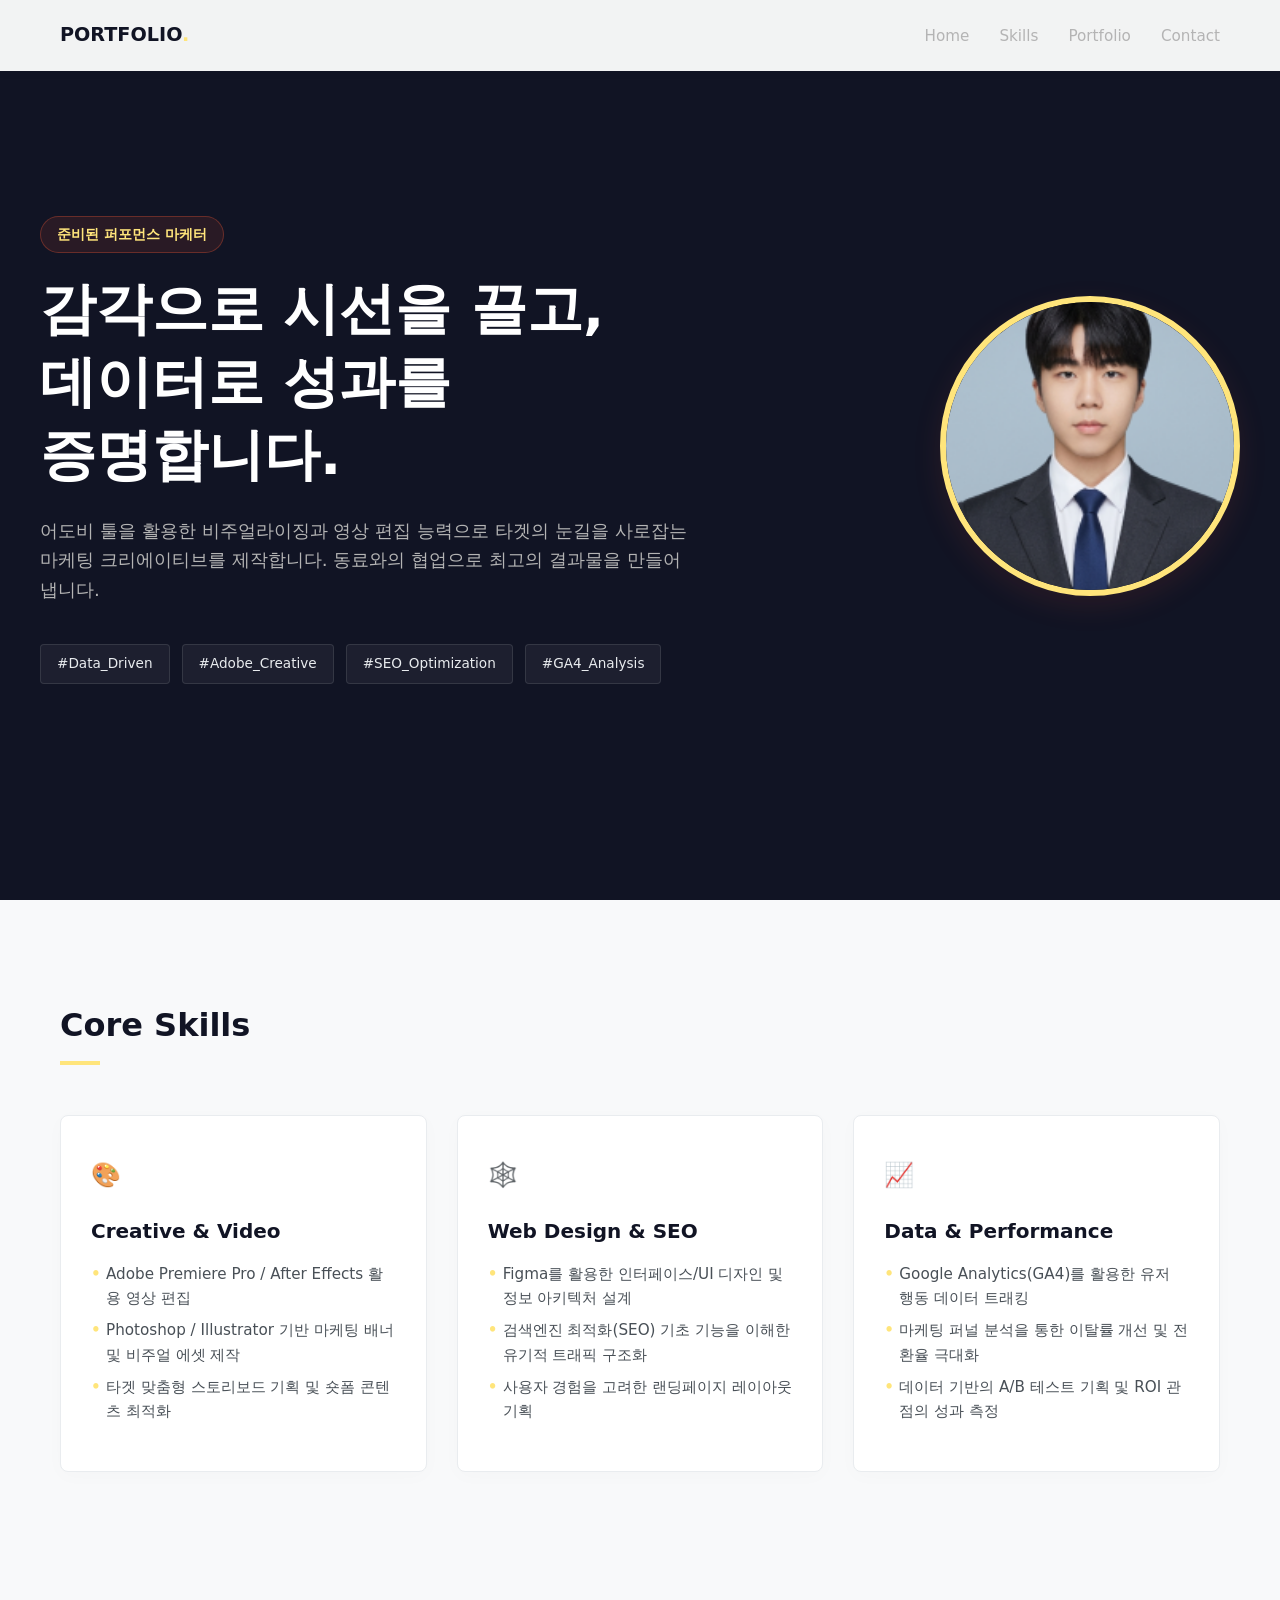
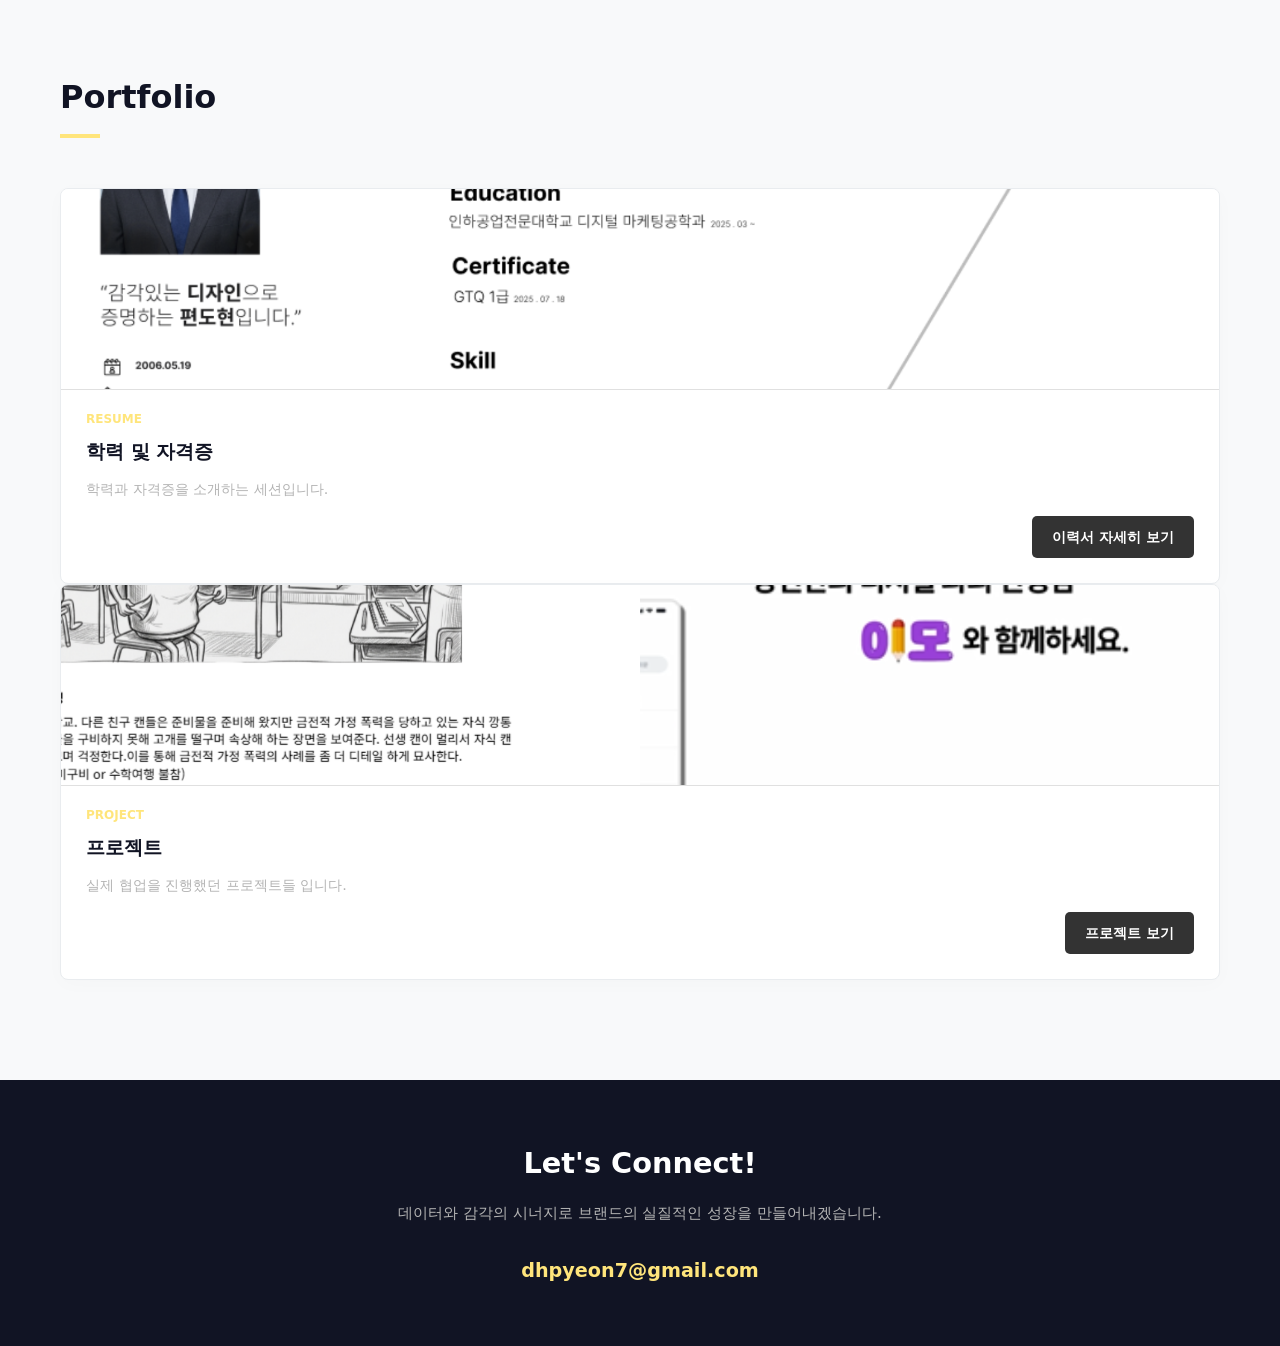
<file: index.html>
<!DOCTYPE html>
<html lang="ko">
<head>
    <meta charset="UTF-8">
    <meta name="viewport" content="width=device-width, initial-scale=1.0">
    <title>Do_Hyeon_portfolio</title>
    <link rel="stylesheet" href="style.css">
</head>
<body>
    <header>
        <div class="nav-container">
            <a href="#" class="logo">PORTFOLIO<span>.</span></a>
            <ul class="nav-links">
                <li><a href="#hero">Home</a></li>
                <li><a href="#skills">Skills</a></li>
                <li><a href="#portfolio">Portfolio</a></li>
                <li><a href="#contact">Contact</a></li>
            </ul>
        </div>
    </header>

    <section id="hero">
        <div class="hero-flex">
            <div class="hero-text">
                <span class="hero-tag">준비된 퍼포먼스 마케터</span>
                <h1 class="hero-main">감각으로 시선을 끌고,<br>데이터로 성과를 증명합니다.</h1>
                <p class="hero-sub">
                    어도비 툴을 활용한 비주얼라이징과 영상 편집 능력으로 타겟의 눈길을 사로잡는 마케팅 크리에이티브를 제작합니다. 
                    동료와의 협업으로 최고의 결과물을 만들어 냅니다.
                </p>
                <div class="hero-keywords">
                    <span class="keyword-tag">#Data_Driven</span>
                    <span class="keyword-tag">#Adobe_Creative</span>
                    <span class="keyword-tag">#SEO_Optimization</span>
                    <span class="keyword-tag">#GA4_Analysis</span>
                </div>
            </div>
            
            <div class="hero-image-container">
                <img src="img/증명사진.png" alt="편도현" class="profile-photo">
            </div>
        </div>
    </section>

    <section id="skills">
        <h2 class="section-title">Core Skills</h2>
        <div class="skills-grid">
            <div class="skill-card">
                <div class="skill-icon">🎨</div>
                <h3>Creative & Video</h3>
                <ul>
                    <li>Adobe Premiere Pro / After Effects 활용 영상 편집</li>
                    <li>Photoshop / Illustrator 기반 마케팅 배너 및 비주얼 에셋 제작</li>
                    <li>타겟 맞춤형 스토리보드 기획 및 숏폼 콘텐츠 최적화</li>
                </ul>
            </div>
            <div class="skill-card">
                <div class="skill-icon">🕸️</div>
                <h3>Web Design & SEO</h3>
                <ul>
                    <li>Figma를 활용한 인터페이스/UI 디자인 및 정보 아키텍처 설계</li>
                    <li>검색엔진 최적화(SEO) 기초 기능을 이해한 유기적 트래픽 구조화</li>
                    <li>사용자 경험을 고려한 랜딩페이지 레이아웃 기획</li>
                </ul>
            </div>
            <div class="skill-card">
                <div class="skill-icon">📈</div>
                <h3>Data & Performance</h3>
                <ul>
                    <li>Google Analytics(GA4)를 활용한 유저 행동 데이터 트래킹</li>
                    <li>마케팅 퍼널 분석을 통한 이탈률 개선 및 전환율 극대화</li>
                    <li>데이터 기반의 A/B 테스트 기획 및 ROI 관점의 성과 측정</li>
                </ul>
            </div>
        </div>
    </section>

    <section id="portfolio">
        <h2 class="section-title">Portfolio</h2>
        <div class="portfolio">
            <div class="portfolio-card">
                <div class="portfolio-img">
                    <img src="img/이력서 사진.png" alt="이력서 사진" class="resume-portfolio-photo">
                </div>
                <div class="portfolio-info">
                    <span class="portfolio-tag">Resume</span>
                    <h3>학력 및 자격증</h3>
                    <p>학력과 자격증을 소개하는 세션입니다.</p>
                    <a href="resume.html" class="portfolio-btn">이력서 자세히 보기</a>
                </div>
            </div>
            
            <div class="portfolio-card">
                <div class="portfolio-img">
                    <img src="img/프로젝트 사진.png" alt="프로젝트 사진" class="project-portfolio-photo">
                </div>
                <div class="portfolio-info">
                    <span class="portfolio-tag">Project</span>
                    <h3>프로젝트</h3>
                    <p>실제 협업을 진행했던 프로젝트들 입니다.</p>
                    <a href="project.html" class="portfolio-btn">프로젝트 보기</a>
                </div>
            </div>
        </div>
    </section>

    <footer id="contact">
        <div class="footer-content">
            <h2>Let's Connect!</h2>
            <p>데이터와 감각의 시너지로 브랜드의 실질적인 성장을 만들어내겠습니다.</p>
            <div class="contact-mail">dhpyeon7@gmail.com</div>
        </div>
    </footer>

</body>

</html>
</file>
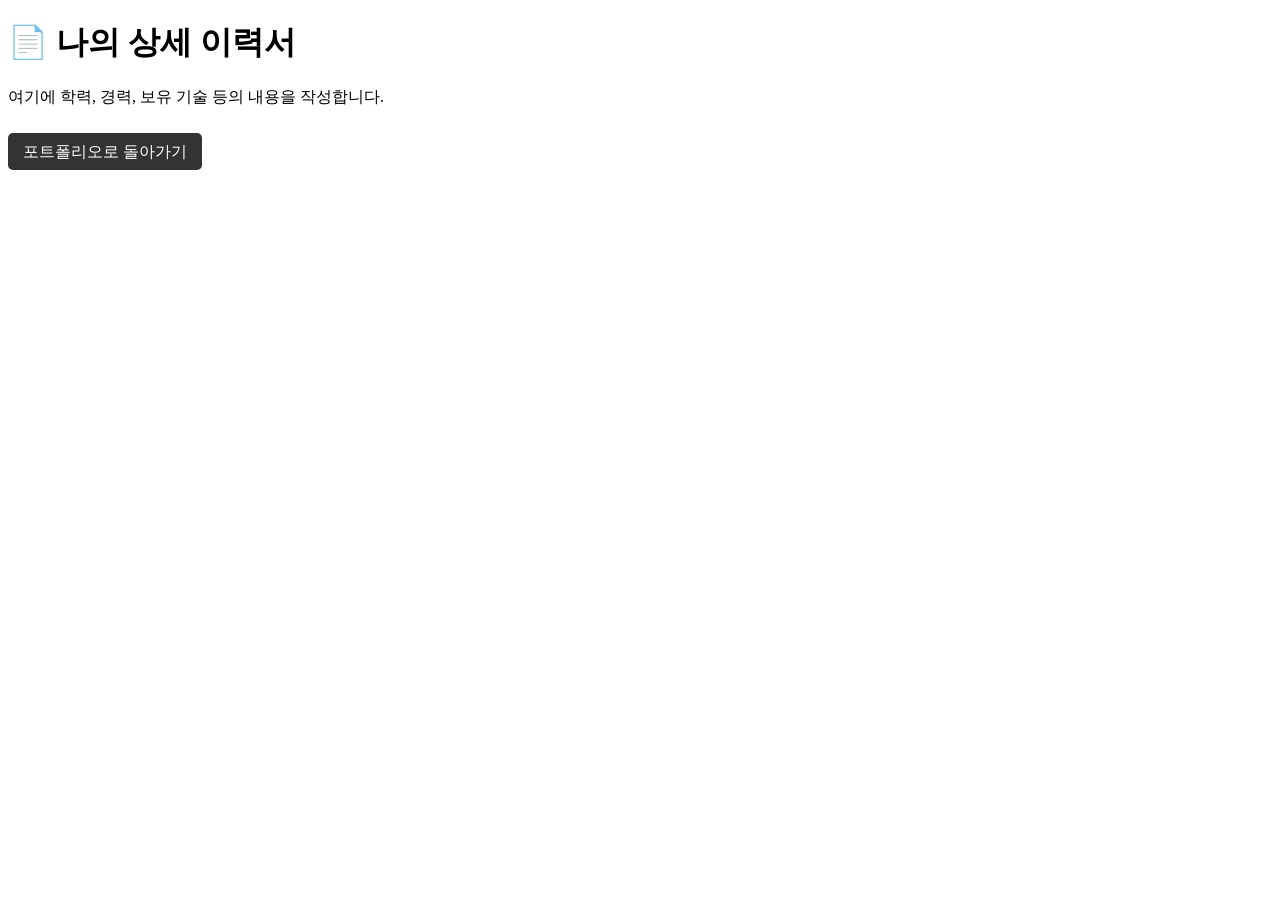
<file: resume.html>
<!DOCTYPE html>
<html lang="ko">
<head>
    <meta charset="UTF-8">
    <meta name="viewport" content="width=device-width, initial-scale=1.0">
    <title>내 이력서</title>
    </head>
<body>
    <h1>📄 나의 상세 이력서</h1>
    <p>여기에 학력, 경력, 보유 기술 등의 내용을 작성합니다.</p>

    <br>
    <a href="index.html" style="text-decoration: none; background: #333; color: #fff; padding: 10px 15px; border-radius: 5px;">포트폴리오로 돌아가기</a>
</body>
</html>
</file>
<file: style.css>
/* 기본 스타일 리셋 및 폰트 설정 */
* {
    margin: 0;
    padding: 0;
    box-sizing: border-box;
    font-family: 'Pretendard', -apple-system, BlinkMacSystemFont, system-ui, Roboto, sans-serif;
}

html {
    scroll-behavior: smooth;
}

body {
    background-color: #f8f9fa;
    color: #212529;
    line-height: 1.6;
}

a {
    text-decoration: none;
    color: inherit;
}

/* 내비게이션 바 */
header {
    position: fixed;
    top: 0;
    left: 0;
    width: 100%;
    background-color: rgba(255, 255, 255, 0.95);
    backdrop-filter: blur(5px);
    box-shadow: 0 1px 10px rgba(0,0,0,0.05);
    z-index: 1000;
}

.nav-container {
    max-width: 1200px;
    margin: 0 auto;
    padding: 20px;
    display: flex;
    justify-content: space-between;
    align-items: center;
}

.logo {
    font-size: 1.2rem;
    font-weight: 800;
    color: #111424;
}

.logo span {
    color: #ffe57b; /* 포인트 코랄 컬러 */
}

.nav-links {
    list-style: none;
    display: flex;
    gap: 30px;
}

.nav-links a {
    font-size: 0.95rem;
    font-weight: 500;
    color: #b4b4b4;
    transition: color 0.3s;
}

.nav-links a:hover {
    color: #ffe57b;
}

/* 공통 섹션 스타일 */
section {
    padding: 100px 20px;
    max-width: 1200px;
    margin: 0 auto;
}

.section-title {
    font-size: 2rem;
    font-weight: 700;
    margin-bottom: 50px;
    color: #111424;
    position: relative;
}

.section-title::after {
    content: '';
    display: block;
    width: 40px;
    height: 4px;
    background-color: #ffe57b;
    margin-top: 10px;
}

/* 히어로 섹션 */
#hero {
    height: 100vh;
    display: flex;
    align-items: center;
    background-color: #111424; /* 딥 차콜 */
    color: #ffffff;
    padding: 0 20px;
    max-width: 100%;
}

.hero-flex {
    max-width: 1200px;
    margin: 0 auto;
    width: 100%;
    display: flex;
    align-items: center;
    justify-content: space-between;
    gap: 50px;
}

/* 히어로 텍스트 영역 */
.hero-text {
    flex: 1;
    max-width: 700px;
}

.hero-tag {
    display: inline-block;
    background-color: rgba(255, 90, 54, 0.1);
    color: #ffe57b;
    padding: 6px 16px;
    border-radius: 20px;
    font-size: 0.9rem;
    font-weight: 600;
    margin-bottom: 20px;
    border: 1px solid rgba(255, 90, 54, 0.3);
}

.hero-main {
    font-size: 3.5rem;
    font-weight: 800;
    line-height: 1.3;
    margin-bottom: 24px;
    word-break: keep-all;
}

.hero-sub {
    font-size: 1.15rem;
    color: #b4b4b4;
    margin-bottom: 40px;
    word-break: keep-all;
}

.hero-keywords {
    display: flex;
    gap: 12px;
    flex-wrap: wrap;
}

.keyword-tag {
    background-color: rgba(255,255,255,0.05);
    color: #e9ecef;
    padding: 8px 16px;
    border-radius: 4px;
    font-size: 0.85rem;
    border: 1px solid rgba(255,255,255,0.1);
}

/* 프로필 사진 영역 */
.hero-image-container {
    flex-shrink: 0;
    text-align: center;
}

.profile-photo {
    width: 300px;
    height: 300px;
    object-fit: cover;
    border-radius: 50%;
    border: 6px solid #ffe57b;
    box-shadow: 0 10px 30px rgba(255, 90, 54, 0.1);
}

/* 핵심 역량 섹션 */
.skills-grid {
    display: grid;
    grid-template-columns: repeat(auto-fit, minmax(300px, 1fr));
    gap: 30px;
}

.skill-card {
    background: #ffffff;
    padding: 40px 30px;
    border-radius: 8px;
    box-shadow: 0 4px 20px rgba(0,0,0,0.02);
    border: 1px solid #e9ecef;
    transition: transform 0.3s;
}

.skill-card:hover {
    transform: translateY(-5px);
}

.skill-icon {
    font-size: 1.5rem;
    margin-bottom: 20px;
    display: inline-block;
    color: #ffe57b;
}

.skill-card h3 {
    font-size: 1.25rem;
    margin-bottom: 15px;
    color: #111424;
}

.skill-card ul {
    list-style: none;
}

.skill-card li {
    font-size: 0.95rem;
    color: #495057;
    margin-bottom: 8px;
    position: relative;
    padding-left: 15px;
}

.skill-card li::before {
    content: '•';
    color: #ffe57b;
    font-weight: bold;
    position: absolute;
    left: 0;
}

/* 프로젝트 섹션 */
.portfolio-grid {
    display: grid;
    grid-template-columns: repeat(auto-fit, minmax(350px, 1fr));
    gap: 30px;
}

.portfolio-card {
    background: #ffffff;
    border-radius: 8px;
    overflow: hidden;
    box-shadow: 0 4px 20px rgba(0,0,0,0.02);
    border: 1px solid #e9ecef;
}

.portfolio-img {
    height: 200px;
    background-color: #dee2e6;
    display: flex;
    align-items: center;
    justify-content: center;
    color: #b4b4b4;
    font-size: 0.9rem;
    font-weight: 500;
}

.portfolio-info {
    padding: 25px;
}

.portfolio-tag {
    font-size: 0.75rem;
    color: #ffe57b;
    font-weight: 600;
    text-transform: uppercase;
    margin-bottom: 8px;
    display: block;
}

.portfolio-info h3 {
    font-size: 1.2rem;
    margin-bottom: 10px;
    color: #111424;
}

.portfolio-info p {
    font-size: 0.9rem;
    color: #b4b4b4;
    margin-bottom: 15px;
}

/* 기존 portfolio-info 영역에 경계선과 여백 추가 */
.portfolio-info {
    /* 새롭게 추가할 경계선 속성 */
    border-top: 1px solid #e0e0e0; /* 연한 회색 실선 (색상은 취향껏 변경 가능합니다) */
    padding-top: 20px; /* 선과 글씨 사이의 위쪽 간격을 주어 답답해 보이지 않게 합니다 */
    
    /* 기존에 적용했던 Flexbox 속성 (그대로 유지) */
    display: flex;
    flex-direction: column;
    height: 100%; 
}

/* 2. 기존 포트폴리오 버튼 스타일에 위치 속성을 추가/수정합니다 */
.portfolio-btn {
    /* 새롭게 추가 및 변경할 속성 */
    margin-top: auto; /* 위쪽 여백을 최대로 확보하여 버튼을 영역 맨 아래로 밀어냅니다 */
    align-self: flex-end; /* 요소를 오른쪽 끝으로 정렬합니다 */
    
    /* 기존 스타일 유지 */
    padding: 10px 20px;
    background-color: #333; 
    color: #ffffff; 
    text-decoration: none;
    border-radius: 5px;
    font-weight: bold;
    font-size: 14px;
    transition: background-color 0.3s ease;
}

/* 마우스 올렸을 때의 효과 (유지) */
.portfolio-btn:hover {
    background-color: #555;
}

/* 포트폴리오 카드 썸네일 영역 (부모 요소) 설정 */
.portfolio-img {
    width: 100%;
    overflow: hidden;
}

/* 이력서 사진 전용 클래스 설정 */
.resume-portfolio-photo {
    width: 100%; /* 카드의 가로 너비에 꽉 차게 맞춤 */
    height: auto; /* 원본 비율에 맞게 세로 길이 자동 조절 */
    display: block; /* 이미지 하단에 생기는 불필요한 기본 여백 제거 */
    object-fit: cover; /* 이미지가 찌그러지지 않게 채워줌 */
}

.project-portfolio-photo {
    width: 100%; /* 카드의 가로 너비에 꽉 차게 맞춤 */
    height: auto; /* 원본 비율에 맞게 세로 길이 자동 조절 */
    display: block; /* 이미지 하단에 생기는 불필요한 기본 여백 제거 */
    object-fit: cover; /* 이미지가 찌그러지지 않게 채워줌 */
}

/* 푸터 / 콘택트 */
footer {
    background-color: #111424;
    color: #ffffff;
    padding: 60px 20px;
    text-align: center;
}

.footer-content h2 {
    font-size: 1.8rem;
    margin-bottom: 15px;
}

.footer-content p {
    color: #b4b4b4;
    margin-bottom: 30px;
    font-size: 0.95rem;
}

.contact-mail {
    font-size: 1.2rem;
    color: #ffe57b;
    font-weight: 600;
}

/* 반응형 모바일 구현 */
@media (max-width: 992px) {
     .hero-main {
        font-size: 2.8rem;
    }
    .profile-photo {
        width: 250px;
        height: 250px;
    }
}

@media (max-width: 768px) {
    .nav-links {
        display: none;
    }

    .hero-flex {
        flex-direction: column;
        text-align: center;
        gap: 30px;
        justify-content: center;
    }

    .hero-text {
        max-width: 100%;
    }

    .hero-main {
        font-size: 2.3rem;
    }

    .hero-sub {
        max-width: 100%;
    }

    .hero-keywords {
        justify-content: center;
    }

    .hero-image-container {
        margin-top: -10px;
        width: 100%;
    }
     .profile-photo {
        width: 200px;
        height: 200px;
    }
}
</file>
